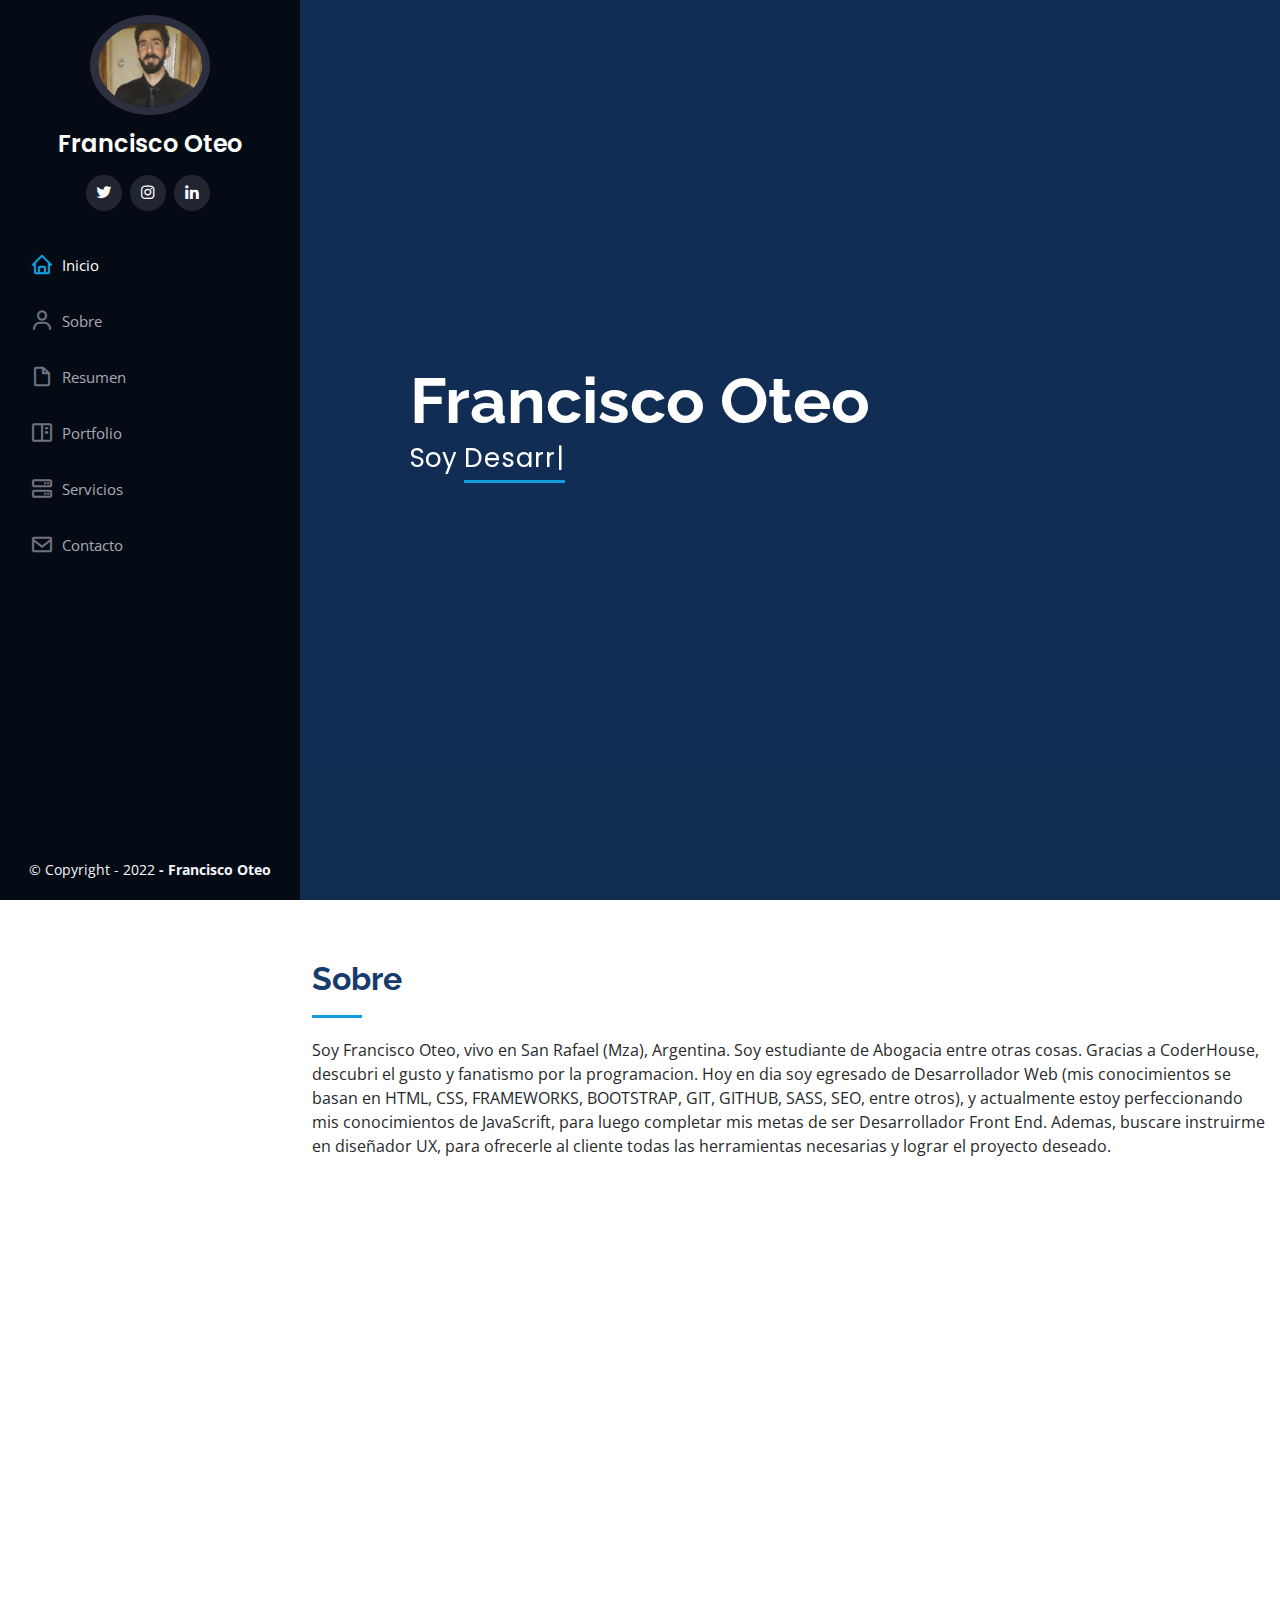
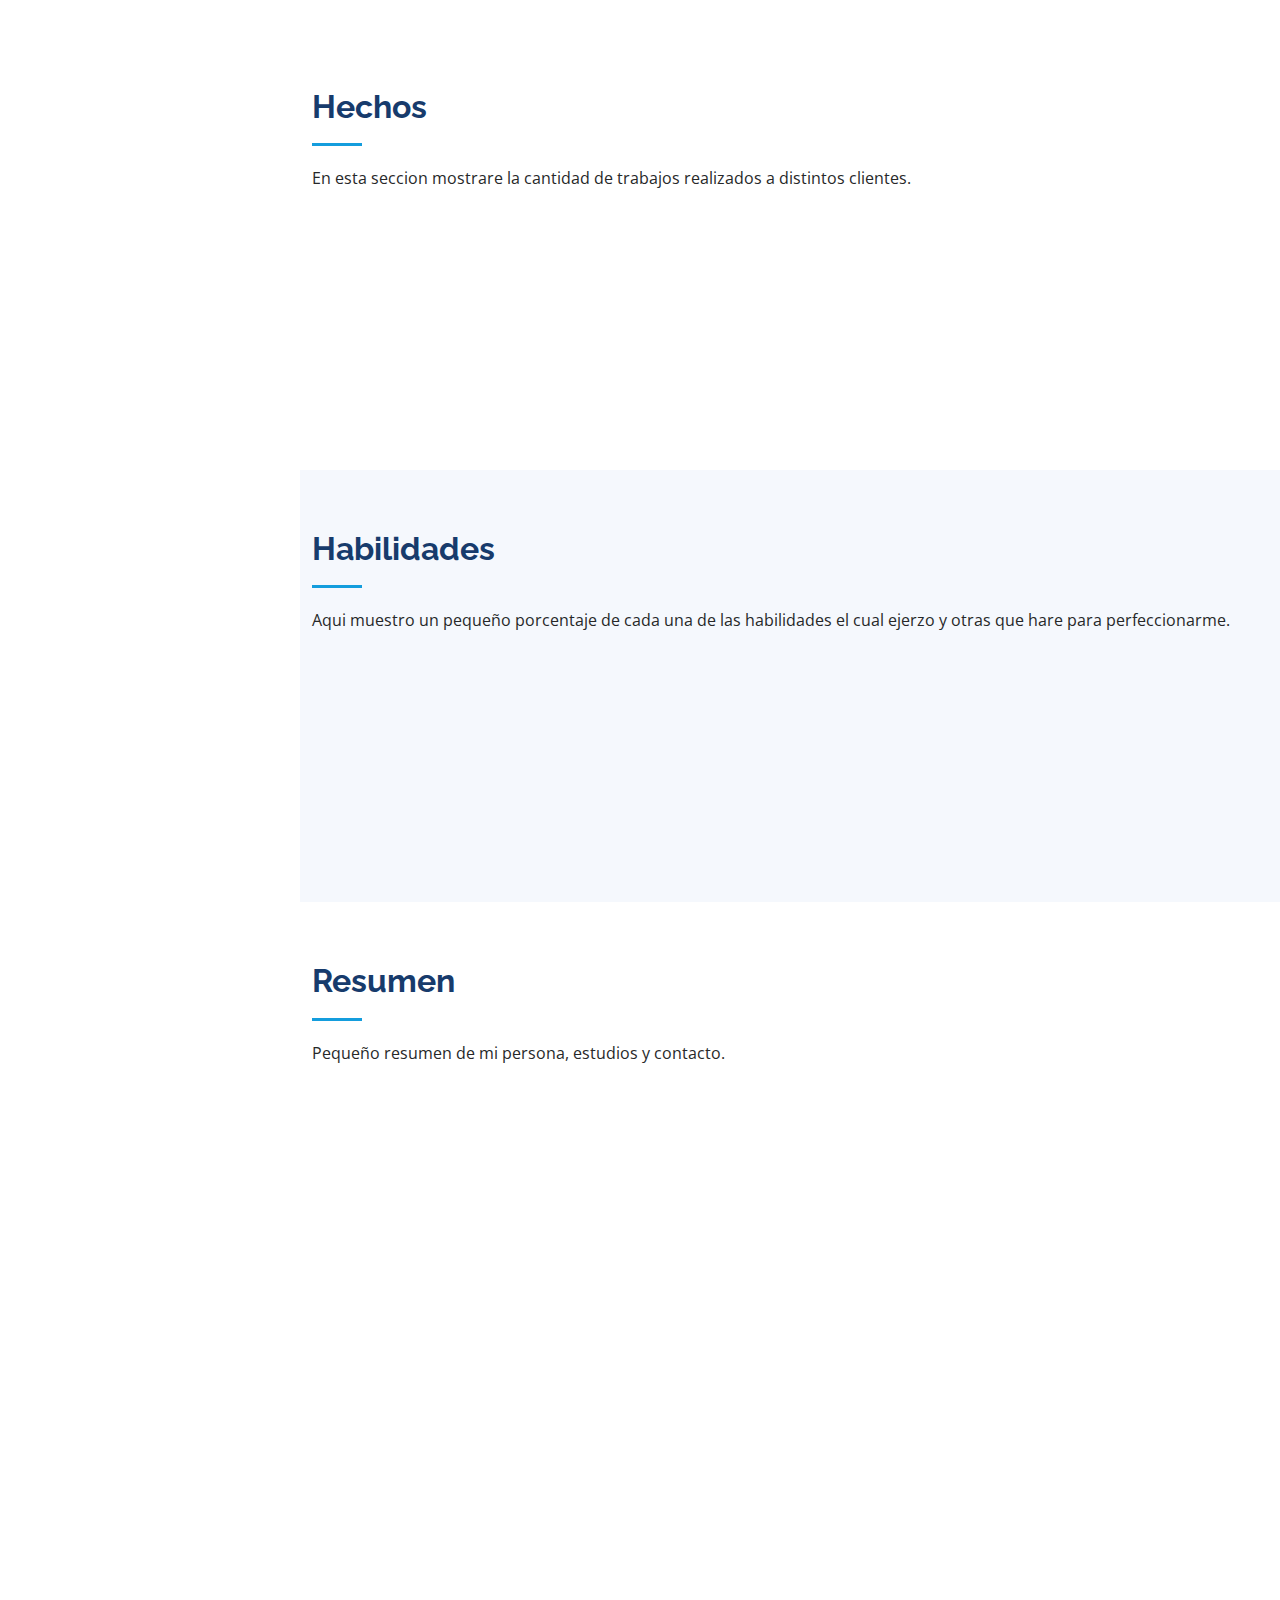
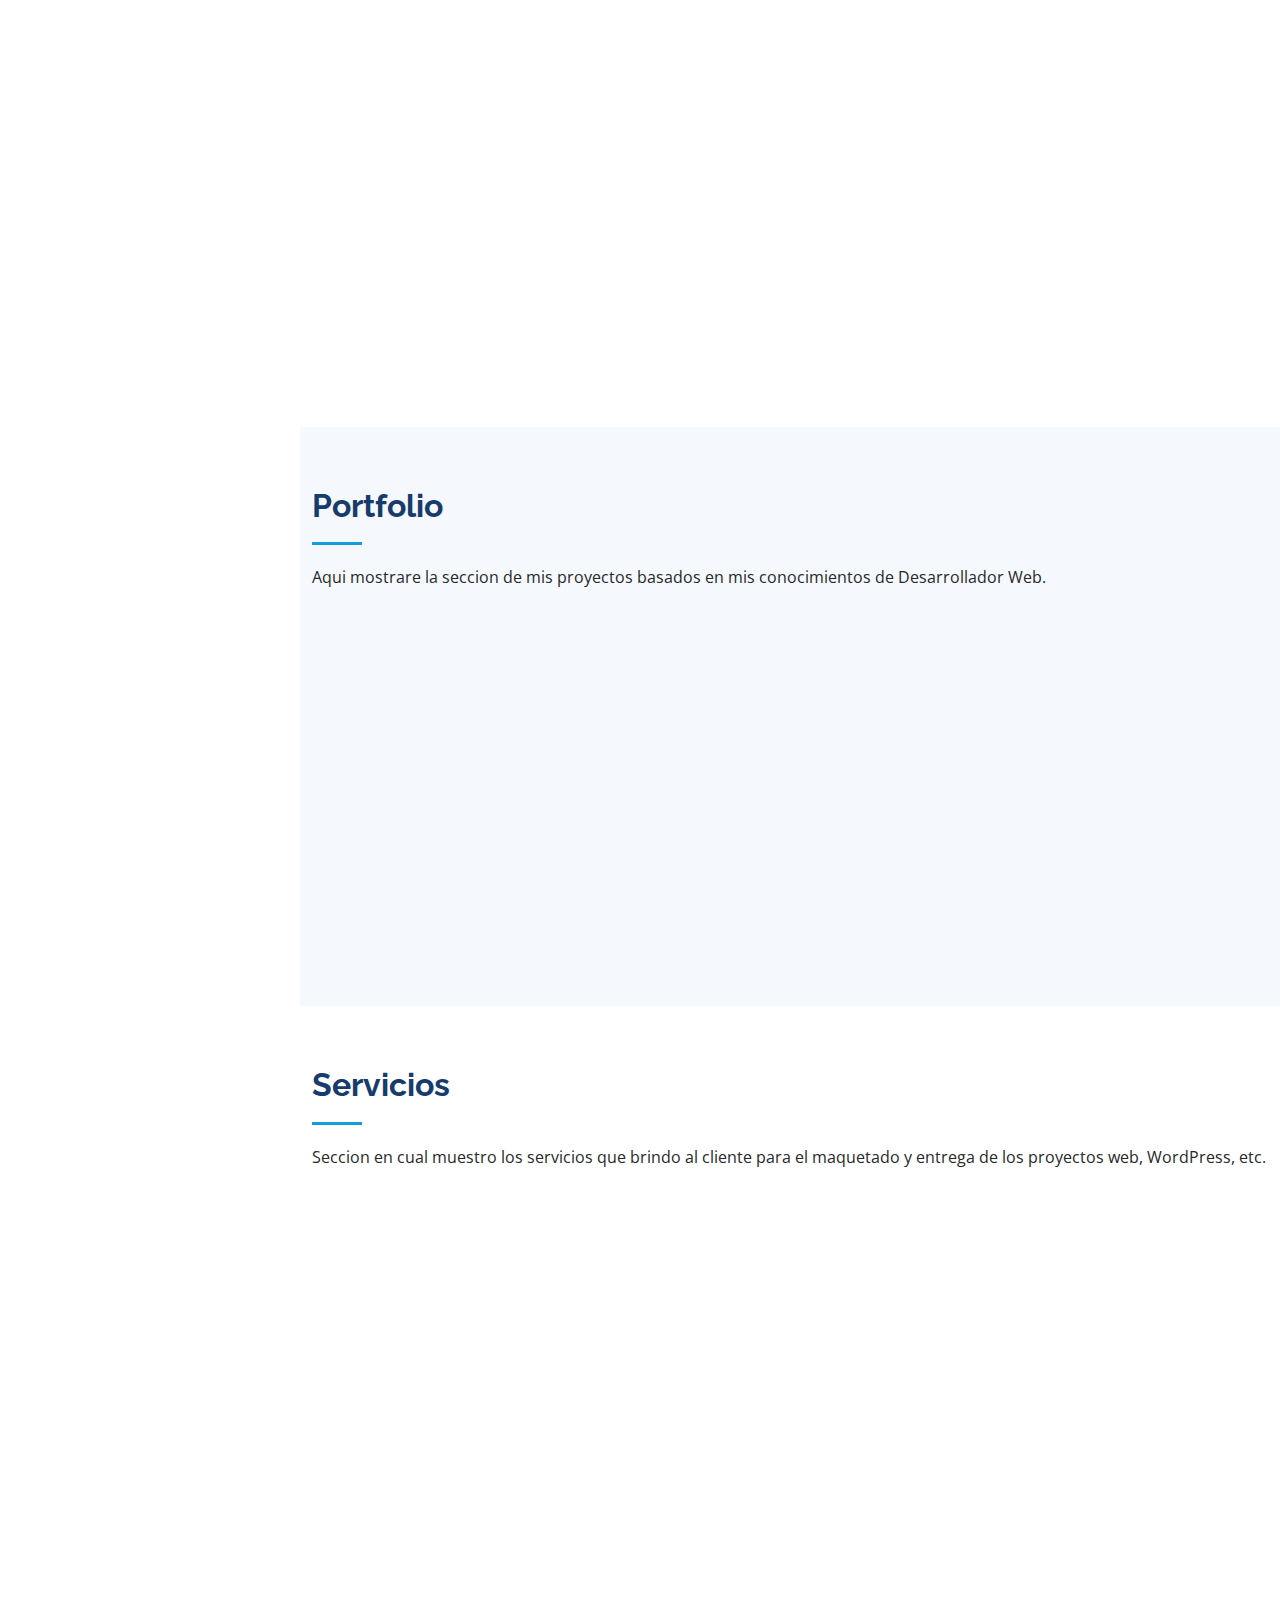
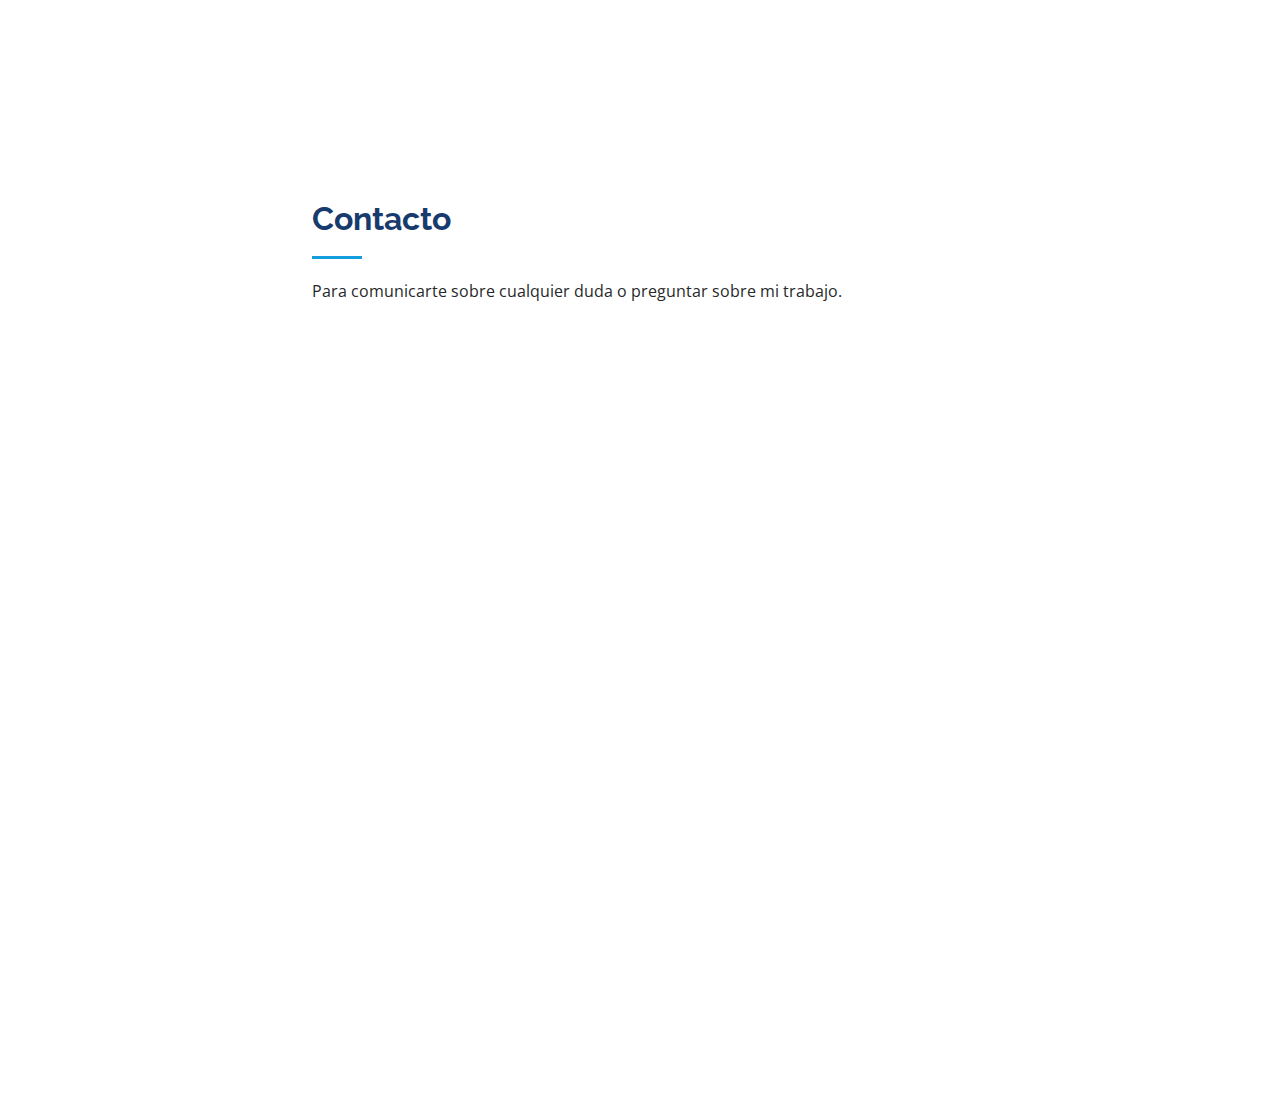
<file: index.html>
<!DOCTYPE html>
<html lang="en">

<head>
  <meta charset="utf-8">
  <meta content="width=device-width, initial-scale=1.0" name="viewport">

  <title>Portfolio - Francisco Oteo</title>
  <meta content="" name="description">
  <meta content="" name="keywords">

  <!-- Favicons -->
  <link href="assets/img/favicon.png" rel="icon">
  <link href="assets/img/apple-touch-icon.png" rel="apple-touch-icon">

  <!-- Google Fonts -->
  <link href="https://fonts.googleapis.com/css?family=Open+Sans:300,300i,400,400i,600,600i,700,700i|Raleway:300,300i,400,400i,500,500i,600,600i,700,700i|Poppins:300,300i,400,400i,500,500i,600,600i,700,700i" rel="stylesheet">

  <!-- Vendor CSS Files -->
  <link href="assets/vendor/aos/aos.css" rel="stylesheet">
  <link href="assets/vendor/bootstrap/css/bootstrap.min.css" rel="stylesheet">
  <link href="assets/vendor/bootstrap-icons/bootstrap-icons.css" rel="stylesheet">
  <link href="assets/vendor/boxicons/css/boxicons.min.css" rel="stylesheet">
  <link href="assets/vendor/glightbox/css/glightbox.min.css" rel="stylesheet">
  <link href="assets/vendor/swiper/swiper-bundle.min.css" rel="stylesheet">

  <!-- Template Main CSS File -->
  <link href="assets/css/style.css" rel="stylesheet">

  <!-- =======================================================
  * Template Name: iPortfolio - v3.7.0
  * Template URL: https://bootstrapmade.com/iportfolio-bootstrap-portfolio-websites-template/
  * Author: BootstrapMade.com
  * License: https://bootstrapmade.com/license/
  ======================================================== -->
</head>

<body>

  <!-- ======= Mobile nav toggle button ======= -->
  <i class="bi bi-list mobile-nav-toggle d-xl-none"></i>

  <!-- ======= Header ======= -->
  <header id="header">
    <div class="d-flex flex-column">

      <div class="profile">
        <img src="Imagenes/yochico.jpg" alt="" class="img-fluid rounded-circle">
        <h1 class="text-light"><a href="index.html">Francisco Oteo</a></h1>
        <div class="social-links mt-3 text-center">
          <a href="https://twitter.com/chompa2324" class="twitter"><i class="bx bxl-twitter"></i></a>
          <a href="https://www.instagram.com/francisco_oteo/" class="instagram"><i class="bx bxl-instagram"></i></a>
          <a href="https://www.linkedin.com/feed/" class="linkedin"><i class="bx bxl-linkedin"></i></a>
        </div>
      </div>

      <nav id="navbar" class="nav-menu navbar">
        <ul>
          <li><a href="#hero" class="nav-link scrollto active"><i class="bx bx-home"></i> <span>Inicio</span></a></li>
          <li><a href="#about" class="nav-link scrollto"><i class="bx bx-user"></i> <span>Sobre</span></a></li>
          <li><a href="#resume" class="nav-link scrollto"><i class="bx bx-file-blank"></i> <span>Resumen</span></a></li>
          <li><a href="#portfolio" class="nav-link scrollto"><i class="bx bx-book-content"></i> <span>Portfolio</span></a></li>
          <li><a href="#services" class="nav-link scrollto"><i class="bx bx-server"></i> <span>Servicios</span></a></li>
          <li><a href="#contact" class="nav-link scrollto"><i class="bx bx-envelope"></i> <span>Contacto</span></a></li>
        </ul>
      </nav><!-- .nav-menu -->
    </div>
  </header><!-- End Header -->

  <!-- ======= Hero Section ======= -->
  <section id="hero" class="d-flex flex-column justify-content-center align-items-center">
    <div class="hero-container" data-aos="fade-in">
      <h1>Francisco Oteo</h1>
      <p>Soy <span class="typed" data-typed-items="Desarrollador Web, Freelancer, futuro Abogado"></span></p>
    </div>
  </section><!-- End Hero -->

  <main id="main">

    <!-- ======= About Section ======= -->
    <section id="about" class="about">
      <div class="container">

        <div class="section-title">
          <h2>Sobre</h2>
          <p>Soy Francisco Oteo, vivo en San Rafael (Mza), Argentina. Soy estudiante de Abogacia entre otras cosas. Gracias a CoderHouse, descubri el gusto y fanatismo por la programacion. Hoy en dia soy egresado de Desarrollador Web (mis conocimientos se basan en HTML, CSS, FRAMEWORKS, BOOTSTRAP, GIT, GITHUB, SASS, SEO, entre otros), y actualmente estoy perfeccionando mis conocimientos de JavaScrift, para luego completar mis metas de ser Desarrollador Front End. Ademas, buscare instruirme en diseñador UX, para ofrecerle al cliente todas las herramientas necesarias y lograr el proyecto deseado.</p>
        </div>

        <div class="row">
          <div class="col-lg-4" data-aos="fade-right">
            <img src="Imagenes/WhatsApp Image 2022-05-18 at 6.24.20 PM.jpeg" class="img-fluid" alt="">
          </div>
          <div class="col-lg-8 pt-4 pt-lg-0 content" data-aos="fade-left">
            <h3>Desarrollador Web &amp; Web Developer.</h3>
            <p class="fst-italic">
              En este apartado, estan escritos todos los datos de mi persona.
            </p>
            <div class="row">
              <div class="col-lg-6">
                <ul>
                  <li><i class="bi bi-chevron-right"></i> <strong>Cumpleaños:</strong> <span>27 diciembre</span></li>
                  <li><i class="bi bi-chevron-right"></i> <strong>Sitio Web Git:</strong> <span>https://github.com/Chompa2324</span></li>
                  <li><i class="bi bi-chevron-right"></i> <strong>Ciudad:</strong> <span>San Rafael (Mza), Argentina</span></li>
                </ul>
              </div>
              <div class="col-lg-6">
                <ul>
                  <li><i class="bi bi-chevron-right"></i> <strong>Años:</strong> <span>28</span></li>
                  <li><i class="bi bi-chevron-right"></i> <strong>Grado:</strong> <span>Junior</span></li>
                  <li><i class="bi bi-chevron-right"></i> <strong>Email:</strong> <span>panchyn.oteo14@gmail.com</span></li>
                  <li><i class="bi bi-chevron-right"></i> <strong>Freelance:</strong> <span>Disponible</span></li>
                </ul>
              </div>
            </div>
            <p>
              La vida es un regalo hermoso de Dios. En ella, tendremos que enfrentar diferentes pruebas que nos llevaran a ser mas fuertes y mejores personas. Ante la adversidad, no debemos frustrarnos, solo debemos demostrar de que estamos hechos y seguir adelante para obtener lo que deseamos. Recuerda, la vida es hermosa. Sigue adelanta y nunca pero nunca pienses que no eres capaz.
            </p>
          </div>
        </div>

      </div>
    </section><!-- End About Section -->

    <!-- ======= Facts Section ======= -->
    <section id="facts" class="facts">
      <div class="container">

        <div class="section-title">
          <h2>Hechos</h2>
          <p>En esta seccion mostrare la cantidad de trabajos realizados a distintos clientes.</p>
        </div>

        <div class="row no-gutters">

          <div class="col-lg-3 col-md-6 d-md-flex align-items-md-stretch" data-aos="fade-up">
            <div class="count-box">
              <i class="bi bi-emoji-smile"></i>
              <span data-purecounter-start="0" data-purecounter-end="1" data-purecounter-duration="1" class="purecounter"></span>
              <p><strong>Clientes Felices</strong> Satisfechos. </p>
            </div>
          </div>

          <div class="col-lg-3 col-md-6 d-md-flex align-items-md-stretch" data-aos="fade-up" data-aos-delay="100">
            <div class="count-box">
              <i class="bi bi-journal-richtext"></i>
              <span data-purecounter-start="0" data-purecounter-end="3" data-purecounter-duration="1" class="purecounter"></span>
              <p><strong>Projectos</strong> Terminados y Entregados. </p>
            </div>
          </div>

          <div class="col-lg-3 col-md-6 d-md-flex align-items-md-stretch" data-aos="fade-up" data-aos-delay="200">
            <div class="count-box">
              <i class="bi bi-headset"></i>
              <span data-purecounter-start="0" data-purecounter-end="1253" data-purecounter-duration="1" class="purecounter"></span>
              <p><strong>Horas trabajadas</strong> Cantidad de tiempo invertido. </p>
            </div>
          </div>

          <div class="col-lg-3 col-md-6 d-md-flex align-items-md-stretch" data-aos="fade-up" data-aos-delay="300">
            <div class="count-box">
              <i class="bi bi-people"></i>
              <span data-purecounter-start="0" data-purecounter-end="1" data-purecounter-duration="1" class="purecounter"></span>
              <p><strong>Trabajos Dificiles</strong> Cantidad de trabajo duro realizado.</p>
            </div>
          </div>

        </div>

      </div>
    </section><!-- End Facts Section -->

    <!-- ======= Skills Section ======= -->
    <section id="skills" class="skills section-bg">
      <div class="container">

        <div class="section-title">
          <h2>Habilidades</h2>
          <p>Aqui muestro un pequeño porcentaje de cada una de las habilidades el cual ejerzo y otras que hare para perfeccionarme.</p>
        </div>

        <div class="row skills-content">

          <div class="col-lg-6" data-aos="fade-up">

            <div class="progress">
              <span class="skill">HTML <i class="val"></i></span>
              <div class="progress-bar-wrap">
                <div class="progress-bar" role="progressbar" aria-valuenow="100" aria-valuemin="0" aria-valuemax="100"></div>
              </div>
            </div>

            <div class="progress">
              <span class="skill">CSS <i class="val"></i></span>
              <div class="progress-bar-wrap">
                <div class="progress-bar" role="progressbar" aria-valuenow="100" aria-valuemin="0" aria-valuemax="100"></div>
              </div>
            </div>

            <div class="progress">
              <span class="skill">JavaScript <i class="val">En proceso</i></span>
              <div class="progress-bar-wrap">
                <div class="progress-bar" role="progressbar" aria-valuenow="100" aria-valuemin="0" aria-valuemax="100"></div>
              </div>
            </div>

          </div>

          <div class="col-lg-6" data-aos="fade-up" data-aos-delay="100">

            <div class="progress">
              <span class="skill">WordPress/CMS <i class="val"></i></span>
              <div class="progress-bar-wrap">
                <div class="progress-bar" role="progressbar" aria-valuenow="100" aria-valuemin="0" aria-valuemax="100"></div>
              </div>
            </div>

            <div class="progress">
              <span class="skill">Ingles <i class="val"></i></span>
              <div class="progress-bar-wrap">
                <div class="progress-bar" role="progressbar" aria-valuenow="100" aria-valuemin="0" aria-valuemax="100"></div>
              </div>
            </div>

          </div>

        </div>

      </div>
    </section><!-- End Skills Section -->

    <!-- ======= Resume Section ======= -->
    <section id="resume" class="resume">
      <div class="container">

        <div class="section-title">
          <h2>Resumen</h2>
          <p>Pequeño resumen de mi persona, estudios y contacto.</p>
        </div>

        <div class="row">
          <div class="col-lg-6" data-aos="fade-up">
            <h3 class="resume-title">Sumario</h3>
            <div class="resume-item pb-0">
              <h4>Francisco Oteo</h4>
              <p><em>Desarrollador Web, llevado a cabo en CoderHouse y estudiante de Abogacia.</em></p>
              <ul>
                <li>San Rafael (Mendoza), Argentina</li>
                <li>panchyn.oteo14@gmail.com</li>
              </ul>
            </div>

            <h3 class="resume-title">Educacion</h3>
            <div class="resume-item">
              <h4>Curso Desarrollador Web</h4>
              <h5>2022</h5>
              <p><em>CoderHouse - Argentina</em></p>
              <p>Especializado en conocimientos de HTML, CSS, como asi tambien, el uso de Git, GitHub, Sass, aplicaciones de Frameworks y Bootstrap. Ademas uso de SEO.</p>
            </div>
            <div class="resume-item">
              <h4>Curso de Ingles</h4>
              <h5>2021 - Presente</h5>
              <p><em>Global English - Argentina</em></p>
              <p>Estudio de ingles basico y avanzado con el fin de obtener conocimiento y aprendizaje optimo.</p>
            </div>
            <div class="resume-item">
              <h4>Derecho - Abogacia</h4>
              <h5>2019 - Presente</h5>
              <p><em>Universidad del Congreso - Argentina</em></p>
              <p>Estudiante de Derecho, con conocimientos tanto de Derecho Penal como en Derecho Civil.</p>
            </div>
          </div>
        </div>

      </div>
    </section><!-- End Resume Section -->

    <!-- ======= Portfolio Section ======= -->
    <section id="portfolio" class="portfolio section-bg">
      <div class="container">

        <div class="section-title">
          <h2>Portfolio</h2>
          <p>Aqui mostrare la seccion de mis proyectos basados en mis conocimientos de Desarrollador Web.</p>
        </div>

        <div class="row" data-aos="fade-up">
          <div class="col-lg-12 d-flex justify-content-center">
            <ul id="portfolio-flters">
              <li data-filter="*" class="filter-active">Sitios</li>
              <li data-filter=".filter-app">WordPress</li>
              <li data-filter=".filter-card">Fotos</li>
            </ul>
          </div>
        </div>

        <div class="row portfolio-container" data-aos="fade-up" data-aos-delay="100">

          <div class="col-lg-4 col-md-6 portfolio-item filter-app">
            <div class="portfolio-wrap">
              <img src="Imagenes/logodelapagina.png" class="img-fluid" alt="">
              <div class="portfolio-links">
                <a href="Imagenes/logodelapagina.png" data-gallery="portfolioGallery" class="portfolio-lightbox" title="App 1"><i class="bx bx-plus"></i></a>
                <a href="portfolio-details.html" title="More Details"><i class="bx bx-link"></i></a>
              </div>
            </div>
          </div>

        </div>

      </div>
    </section><!-- End Portfolio Section -->

    <!-- ======= Services Section ======= -->
    <section id="services" class="services">
      <div class="container">

        <div class="section-title">
          <h2>Servicios</h2>
          <p>Seccion en cual muestro los servicios que brindo al cliente para el maquetado y entrega de los proyectos web, WordPress, etc.</p>
        </div>

        <div class="row">
          <div class="col-lg-4 col-md-6 icon-box" data-aos="fade-up">
            <div class="icon"><i class="bi bi-briefcase"></i></div>
            <h4 class="title"><a href="">HTML</a></h4>
            <p class="description">Creacion de pagina web a traves de lenguaje de marcado para la elaboración de páginas web en un editor de codigo.</p>
          </div>
          <div class="col-lg-4 col-md-6 icon-box" data-aos="fade-up" data-aos-delay="100">
            <div class="icon"><i class="bi bi-card-checklist"></i></div>
            <h4 class="title"><a href="">CSS</a></h4>
            <p class="description">Uso de herramienta para darle estilo a la pagina web.</p>
          </div>
          <div class="col-lg-4 col-md-6 icon-box" data-aos="fade-up" data-aos-delay="200">
            <div class="icon"><i class="bi bi-bar-chart"></i></div>
            <h4 class="title"><a href="">GITHUB</a></h4>
            <p class="description">Uso de repositorio Github para trabajar sea en equipo o individual subiendo el/los trabajos a dicho repositorio.</p>
          </div>
          <div class="col-lg-4 col-md-6 icon-box" data-aos="fade-up" data-aos-delay="300">
            <div class="icon"><i class="bi bi-binoculars"></i></div>
            <h4 class="title"><a href="">SASS</a></h4>
            <p class="description">Conocimiento y aplicacion de scss para un mejor ordenamiento en el codigo de la web creada.</p>
          </div>
          <div class="col-lg-4 col-md-6 icon-box" data-aos="fade-up" data-aos-delay="400">
            <div class="icon"><i class="bi bi-brightness-high"></i></div>
            <h4 class="title"><a href="">SEO</a></h4>
            <p class="description">Conocimientos sobre el posicionamiento de la web en los buscadores de internet.</p>
          </div>
          <div class="col-lg-4 col-md-6 icon-box" data-aos="fade-up" data-aos-delay="500">
            <div class="icon"><i class="bi bi-calendar4-week"></i></div>
            <h4 class="title"><a href="">BOOTSTRAP</a></h4>
            <p class="description">Aplicacion de bootstrap en la creacion de una web.</p>
          </div>
          <div class="col-lg-4 col-md-6 icon-box" data-aos="fade-up" data-aos-delay="500">
            <div class="icon"><i class="bi bi-calendar4-week"></i></div>
            <h4 class="title"><a href="">WORDPRESS</a></h4>
            <p class="description">Conocimientos en creacion de paginas web a traves de la herramienta WordPress.</p>
          </div>
        </div>

      </div>
    </section><!-- End Services Section -->

    <!-- ======= Contact Section ======= -->
    <section id="contact" class="contact">
      <div class="container">

        <div class="section-title">
          <h2>Contacto</h2>
          <p>Para comunicarte sobre cualquier duda o preguntar sobre mi trabajo.</p>
        </div>

        <div class="row" data-aos="fade-in">

          <div class="col-lg-5 d-flex align-items-stretch">
            <div class="info">
              <div class="address">
                <i class="bi bi-geo-alt"></i>
                <h4>Localizacion:</h4>
                <p>San Rafael (Mza), Argentina</p>
              </div>

              <div class="email">
                <i class="bi bi-envelope"></i>
                <h4>Email:</h4>
                <p>panchyn.oteo14@gmail.com</p>
              </div>

              <iframe src="https://www.google.com/maps/embed?pb=!1m18!1m12!1m3!1d1380.3963847925497!2d-68.35663140556488!3d-34.62553818337307!2m3!1f0!2f0!3f0!3m2!1i1024!2i768!4f13.1!3m3!1m2!1s0x9679081e3718f813%3A0x5bd49a2b2727990c!2sAv.%20Ing.%20Julio%20Balloffet%201494%2C%20M5602%20ABK%2C%20Mendoza!5e0!3m2!1ses-419!2sar!4v1653016343868!5m2!1ses-419!2sar" frameborder="0" style="border:0; width: 275%; height: 400px;" allowfullscreen></iframe>
            </div>

          </div>

        </div>

      </div>
    </section><!-- End Contact Section -->

  </main><!-- End #main -->

  <!-- ======= Footer ======= -->
  <footer id="footer">
    <div class="container">
      <div class="copyright">
        &copy; Copyright - 2022<strong><span> - Francisco Oteo</span></strong>
      </div>
      <div class="credits">
        <!-- All the links in the footer should remain intact. -->
        <!-- You can delete the links only if you purchased the pro version. -->
        <!-- Licensing information: https://bootstrapmade.com/license/ -->
        <!-- Purchase the pro version with working PHP/AJAX contact form: https://bootstrapmade.com/iportfolio-bootstrap-portfolio-websites-template/ -->
      </div>
    </div>
  </footer><!-- End  Footer -->

  <a href="#" class="back-to-top d-flex align-items-center justify-content-center"><i class="bi bi-arrow-up-short"></i></a>

  <!-- Vendor JS Files -->
  <script src="assets/vendor/purecounter/purecounter.js"></script>
  <script src="assets/vendor/aos/aos.js"></script>
  <script src="assets/vendor/bootstrap/js/bootstrap.bundle.min.js"></script>
  <script src="assets/vendor/glightbox/js/glightbox.min.js"></script>
  <script src="assets/vendor/isotope-layout/isotope.pkgd.min.js"></script>
  <script src="assets/vendor/swiper/swiper-bundle.min.js"></script>
  <script src="assets/vendor/typed.js/typed.min.js"></script>
  <script src="assets/vendor/waypoints/noframework.waypoints.js"></script>
  <script src="assets/vendor/php-email-form/validate.js"></script>

  <!-- Template Main JS File -->
  <script src="assets/js/main.js"></script>

</body>

</html>
</file>
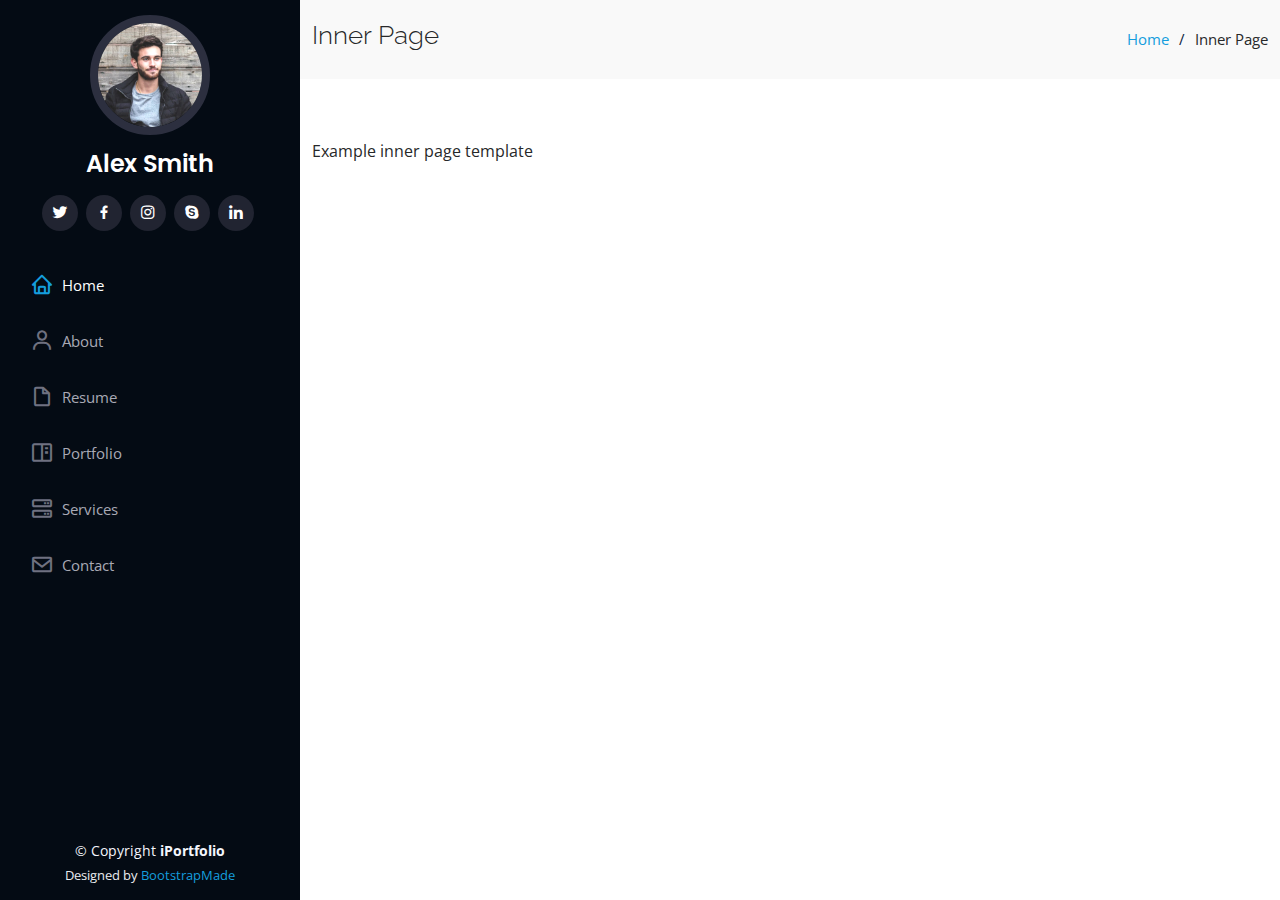
<file: inner-page.html>
<!DOCTYPE html>
<html lang="en">

<head>
  <meta charset="utf-8">
  <meta content="width=device-width, initial-scale=1.0" name="viewport">

  <title>Inner Page - iPortfolio Bootstrap Template</title>
  <meta content="" name="description">
  <meta content="" name="keywords">

  <!-- Favicons -->
  <link href="assets/img/favicon.png" rel="icon">
  <link href="assets/img/apple-touch-icon.png" rel="apple-touch-icon">

  <!-- Google Fonts -->
  <link href="https://fonts.googleapis.com/css?family=Open+Sans:300,300i,400,400i,600,600i,700,700i|Raleway:300,300i,400,400i,500,500i,600,600i,700,700i|Poppins:300,300i,400,400i,500,500i,600,600i,700,700i" rel="stylesheet">

  <!-- Vendor CSS Files -->
  <link href="assets/vendor/aos/aos.css" rel="stylesheet">
  <link href="assets/vendor/bootstrap/css/bootstrap.min.css" rel="stylesheet">
  <link href="assets/vendor/bootstrap-icons/bootstrap-icons.css" rel="stylesheet">
  <link href="assets/vendor/boxicons/css/boxicons.min.css" rel="stylesheet">
  <link href="assets/vendor/glightbox/css/glightbox.min.css" rel="stylesheet">
  <link href="assets/vendor/swiper/swiper-bundle.min.css" rel="stylesheet">

  <!-- Template Main CSS File -->
  <link href="assets/css/style.css" rel="stylesheet">

  <!-- =======================================================
  * Template Name: iPortfolio - v3.7.0
  * Template URL: https://bootstrapmade.com/iportfolio-bootstrap-portfolio-websites-template/
  * Author: BootstrapMade.com
  * License: https://bootstrapmade.com/license/
  ======================================================== -->
</head>

<body>

  <!-- ======= Mobile nav toggle button ======= -->
  <i class="bi bi-list mobile-nav-toggle d-xl-none"></i>

  <!-- ======= Header ======= -->
  <header id="header">
    <div class="d-flex flex-column">

      <div class="profile">
        <img src="assets/img/profile-img.jpg" alt="" class="img-fluid rounded-circle">
        <h1 class="text-light"><a href="index.html">Alex Smith</a></h1>
        <div class="social-links mt-3 text-center">
          <a href="#" class="twitter"><i class="bx bxl-twitter"></i></a>
          <a href="#" class="facebook"><i class="bx bxl-facebook"></i></a>
          <a href="#" class="instagram"><i class="bx bxl-instagram"></i></a>
          <a href="#" class="google-plus"><i class="bx bxl-skype"></i></a>
          <a href="#" class="linkedin"><i class="bx bxl-linkedin"></i></a>
        </div>
      </div>

      <nav id="navbar" class="nav-menu navbar">
        <ul>
          <li><a href="#hero" class="nav-link scrollto active"><i class="bx bx-home"></i> <span>Home</span></a></li>
          <li><a href="#about" class="nav-link scrollto"><i class="bx bx-user"></i> <span>About</span></a></li>
          <li><a href="#resume" class="nav-link scrollto"><i class="bx bx-file-blank"></i> <span>Resume</span></a></li>
          <li><a href="#portfolio" class="nav-link scrollto"><i class="bx bx-book-content"></i> <span>Portfolio</span></a></li>
          <li><a href="#services" class="nav-link scrollto"><i class="bx bx-server"></i> <span>Services</span></a></li>
          <li><a href="#contact" class="nav-link scrollto"><i class="bx bx-envelope"></i> <span>Contact</span></a></li>
        </ul>
      </nav><!-- .nav-menu -->
    </div>
  </header><!-- End Header -->

  <main id="main">

    <!-- ======= Breadcrumbs ======= -->
    <section class="breadcrumbs">
      <div class="container">

        <div class="d-flex justify-content-between align-items-center">
          <h2>Inner Page</h2>
          <ol>
            <li><a href="index.html">Home</a></li>
            <li>Inner Page</li>
          </ol>
        </div>

      </div>
    </section><!-- End Breadcrumbs -->

    <section class="inner-page">
      <div class="container">
        <p>
          Example inner page template
        </p>
      </div>
    </section>

  </main><!-- End #main -->

  <!-- ======= Footer ======= -->
  <footer id="footer">
    <div class="container">
      <div class="copyright">
        &copy; Copyright <strong><span>iPortfolio</span></strong>
      </div>
      <div class="credits">
        <!-- All the links in the footer should remain intact. -->
        <!-- You can delete the links only if you purchased the pro version. -->
        <!-- Licensing information: https://bootstrapmade.com/license/ -->
        <!-- Purchase the pro version with working PHP/AJAX contact form: https://bootstrapmade.com/iportfolio-bootstrap-portfolio-websites-template/ -->
        Designed by <a href="https://bootstrapmade.com/">BootstrapMade</a>
      </div>
    </div>
  </footer><!-- End  Footer -->

  <a href="#" class="back-to-top d-flex align-items-center justify-content-center"><i class="bi bi-arrow-up-short"></i></a>

  <!-- Vendor JS Files -->
  <script src="assets/vendor/purecounter/purecounter.js"></script>
  <script src="assets/vendor/aos/aos.js"></script>
  <script src="assets/vendor/bootstrap/js/bootstrap.bundle.min.js"></script>
  <script src="assets/vendor/glightbox/js/glightbox.min.js"></script>
  <script src="assets/vendor/isotope-layout/isotope.pkgd.min.js"></script>
  <script src="assets/vendor/swiper/swiper-bundle.min.js"></script>
  <script src="assets/vendor/typed.js/typed.min.js"></script>
  <script src="assets/vendor/waypoints/noframework.waypoints.js"></script>
  <script src="assets/vendor/php-email-form/validate.js"></script>

  <!-- Template Main JS File -->
  <script src="assets/js/main.js"></script>

</body>

</html>
</file>
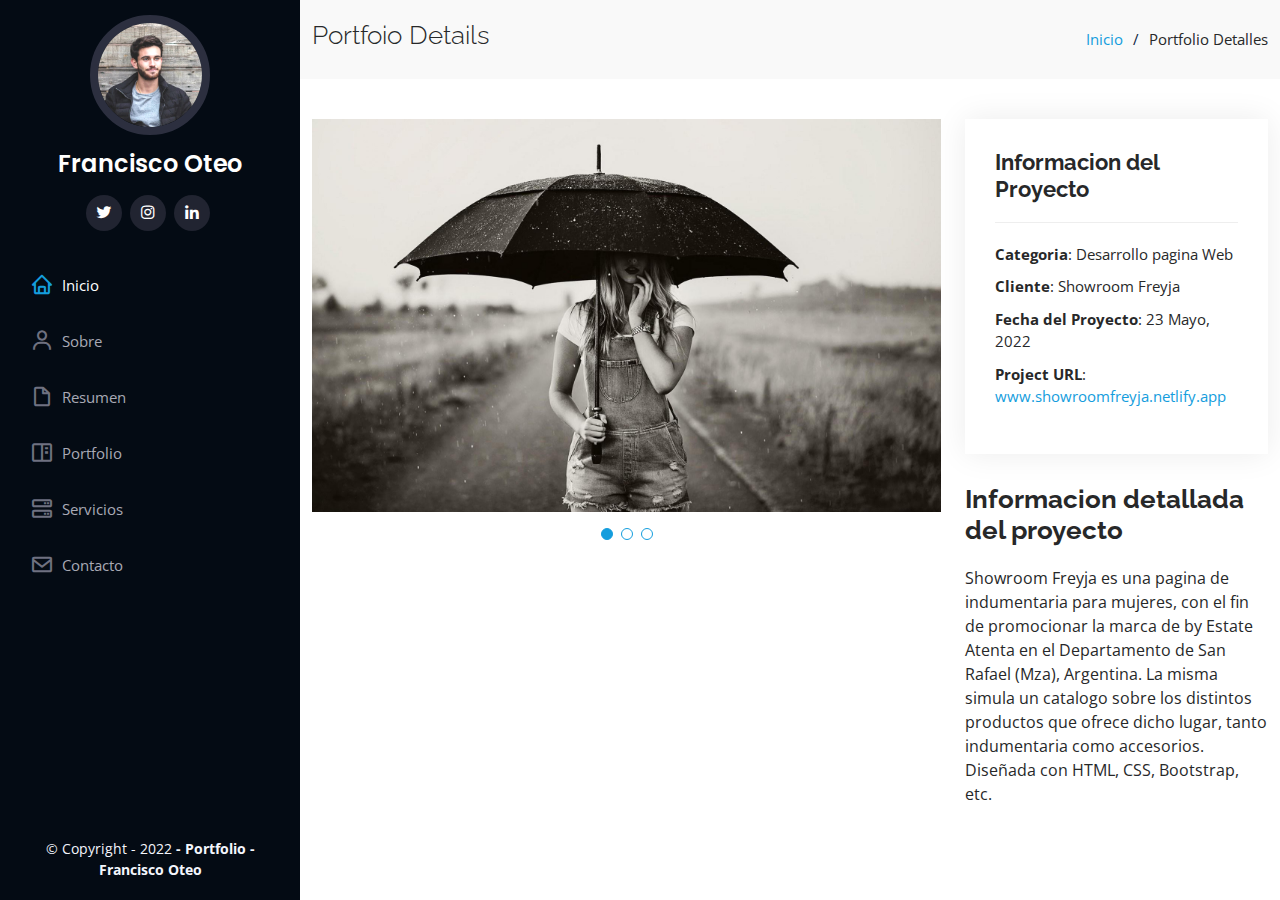
<file: portfolio-details.html>
<!DOCTYPE html>
<html lang="en">

<head>
  <meta charset="utf-8">
  <meta content="width=device-width, initial-scale=1.0" name="viewport">

  <title>Portfolio - Francisco Oteo</title>
  <meta content="" name="description">
  <meta content="" name="keywords">

  <!-- Favicons -->
  <link href="assets/img/favicon.png" rel="icon">
  <link href="assets/img/apple-touch-icon.png" rel="apple-touch-icon">

  <!-- Google Fonts -->
  <link href="https://fonts.googleapis.com/css?family=Open+Sans:300,300i,400,400i,600,600i,700,700i|Raleway:300,300i,400,400i,500,500i,600,600i,700,700i|Poppins:300,300i,400,400i,500,500i,600,600i,700,700i" rel="stylesheet">

  <!-- Vendor CSS Files -->
  <link href="assets/vendor/aos/aos.css" rel="stylesheet">
  <link href="assets/vendor/bootstrap/css/bootstrap.min.css" rel="stylesheet">
  <link href="assets/vendor/bootstrap-icons/bootstrap-icons.css" rel="stylesheet">
  <link href="assets/vendor/boxicons/css/boxicons.min.css" rel="stylesheet">
  <link href="assets/vendor/glightbox/css/glightbox.min.css" rel="stylesheet">
  <link href="assets/vendor/swiper/swiper-bundle.min.css" rel="stylesheet">

  <!-- Template Main CSS File -->
  <link href="assets/css/style.css" rel="stylesheet">

  <!-- =======================================================
  * Template Name: iPortfolio - v3.7.0
  * Template URL: https://bootstrapmade.com/iportfolio-bootstrap-portfolio-websites-template/
  * Author: BootstrapMade.com
  * License: https://bootstrapmade.com/license/
  ======================================================== -->
</head>

<body>

  <!-- ======= Mobile nav toggle button ======= -->
  <i class="bi bi-list mobile-nav-toggle d-xl-none"></i>

  <!-- ======= Header ======= -->
  <header id="header">
    <div class="d-flex flex-column">

      <div class="profile">
        <img src="assets/img/profile-img.jpg" alt="" class="img-fluid rounded-circle">
        <h1 class="text-light"><a href="index.html">Francisco Oteo</a></h1>
        <div class="social-links mt-3 text-center">
          <a href="https://twitter.com/chompa2324" class="twitter"><i class="bx bxl-twitter"></i></a>
          <a href="https://www.instagram.com/francisco_oteo/" class="instagram"><i class="bx bxl-instagram"></i></a>
          <a href="https://www.linkedin.com/feed/" class="linkedin"><i class="bx bxl-linkedin"></i></a>
        </div>
      </div>

      <nav id="navbar" class="nav-menu navbar">
        <ul>
          <li><a href="#hero" class="nav-link scrollto active"><i class="bx bx-home"></i> <span>Inicio</span></a></li>
          <li><a href="#about" class="nav-link scrollto"><i class="bx bx-user"></i> <span>Sobre</span></a></li>
          <li><a href="#resume" class="nav-link scrollto"><i class="bx bx-file-blank"></i> <span>Resumen</span></a></li>
          <li><a href="#portfolio" class="nav-link scrollto"><i class="bx bx-book-content"></i> <span>Portfolio</span></a></li>
          <li><a href="#services" class="nav-link scrollto"><i class="bx bx-server"></i> <span>Servicios</span></a></li>
          <li><a href="#contact" class="nav-link scrollto"><i class="bx bx-envelope"></i> <span>Contacto</span></a></li>
        </ul>
      </nav><!-- .nav-menu -->
    </div>
  </header><!-- End Header -->

  <main id="main">

    <!-- ======= Breadcrumbs ======= -->
    <section id="breadcrumbs" class="breadcrumbs">
      <div class="container">

        <div class="d-flex justify-content-between align-items-center">
          <h2>Portfoio Details</h2>
          <ol>
            <li><a href="index.html">Inicio</a></li>
            <li>Portfolio Detalles</li>
          </ol>
        </div>

      </div>
    </section><!-- End Breadcrumbs -->

    <!-- ======= Portfolio Details Section ======= -->
    <section id="portfolio-details" class="portfolio-details">
      <div class="container">

        <div class="row gy-4">

          <div class="col-lg-8">
            <div class="portfolio-details-slider swiper">
              <div class="swiper-wrapper align-items-center">

                <div class="swiper-slide">
                  <img src="Imagenes/imagen-segunda.png" alt="">
                </div>

                <div class="swiper-slide">
                  <img src="Imagenes/imagen para pagina2.png" alt="">
                </div>

                <div class="swiper-slide">
                  <img src="Imagenes/moda2.png" alt="">
                </div>

              </div>
              <div class="swiper-pagination"></div>
            </div>
          </div>

          <div class="col-lg-4">
            <div class="portfolio-info">
              <h3>Informacion del Proyecto</h3>
              <ul>
                <li><strong>Categoria</strong>: Desarrollo pagina Web</li>
                <li><strong>Cliente</strong>: Showroom Freyja</li>
                <li><strong>Fecha del Proyecto</strong>: 23 Mayo, 2022</li>
                <li><strong>Project URL</strong>: <a href="https://showroomfreyja.netlify.app/">www.showroomfreyja.netlify.app</a></li>
              </ul>
            </div>
            <div class="portfolio-description">
              <h2>Informacion detallada del proyecto</h2>
              <p>
                Showroom Freyja es una pagina de indumentaria para mujeres, con el fin de promocionar la marca de by Estate Atenta en el Departamento de San Rafael (Mza), Argentina. La misma simula un catalogo sobre los distintos productos que ofrece dicho lugar, tanto indumentaria como accesorios. Diseñada con HTML, CSS, Bootstrap, etc.
              </p>
            </div>
          </div>

        </div>

      </div>
    </section><!-- End Portfolio Details Section -->

  </main><!-- End #main -->

  <!-- ======= Footer ======= -->
  <footer id="footer">
    <div class="container">
      <div class="copyright">
        &copy; Copyright - 2022<strong><span> - Portfolio - Francisco Oteo</span></strong>
      </div>
      <div class="credits">
        <!-- All the links in the footer should remain intact. -->
        <!-- You can delete the links only if you purchased the pro version. -->
        <!-- Licensing information: https://bootstrapmade.com/license/ -->
        <!-- Purchase the pro version with working PHP/AJAX contact form: https://bootstrapmade.com/iportfolio-bootstrap-portfolio-websites-template/ -->
      </div>
    </div>
  </footer><!-- End  Footer -->

  <a href="#" class="back-to-top d-flex align-items-center justify-content-center"><i class="bi bi-arrow-up-short"></i></a>

  <!-- Vendor JS Files -->
  <script src="assets/vendor/purecounter/purecounter.js"></script>
  <script src="assets/vendor/aos/aos.js"></script>
  <script src="assets/vendor/bootstrap/js/bootstrap.bundle.min.js"></script>
  <script src="assets/vendor/glightbox/js/glightbox.min.js"></script>
  <script src="assets/vendor/isotope-layout/isotope.pkgd.min.js"></script>
  <script src="assets/vendor/swiper/swiper-bundle.min.js"></script>
  <script src="assets/vendor/typed.js/typed.min.js"></script>
  <script src="assets/vendor/waypoints/noframework.waypoints.js"></script>
  <script src="assets/vendor/php-email-form/validate.js"></script>

  <!-- Template Main JS File -->
  <script src="assets/js/main.js"></script>

</body>

</html>
</file>
<file: assets/css/style.css>
/**
* Template Name: iPortfolio - v3.7.0
* Template URL: https://bootstrapmade.com/iportfolio-bootstrap-portfolio-websites-template/
* Author: BootstrapMade.com
* License: https://bootstrapmade.com/license/
*/

/*--------------------------------------------------------------
# General
--------------------------------------------------------------*/
body {
  font-family: "Open Sans", sans-serif;
  color: #272829;
}

a {
  color: #149ddd;
  text-decoration: none;
}

a:hover {
  color: #37b3ed;
  text-decoration: none;
}

h1, h2, h3, h4, h5, h6 {
  font-family: "Raleway", sans-serif;
}

/*--------------------------------------------------------------
# Back to top button
--------------------------------------------------------------*/
.back-to-top {
  position: fixed;
  visibility: hidden;
  opacity: 0;
  right: 15px;
  bottom: 15px;
  z-index: 996;
  background: #149ddd;
  width: 40px;
  height: 40px;
  border-radius: 50px;
  transition: all 0.4s;
}
.back-to-top i {
  font-size: 28px;
  color: #fff;
  line-height: 0;
}
.back-to-top:hover {
  background: #2eafec;
  color: #fff;
}
.back-to-top.active {
  visibility: visible;
  opacity: 1;
}

/*--------------------------------------------------------------
# Header
--------------------------------------------------------------*/
#header {
  position: fixed;
  top: 0;
  left: 0;
  bottom: 0;
  width: 300px;
  transition: all ease-in-out 0.5s;
  z-index: 9997;
  transition: all 0.5s;
  padding: 0 15px;
  background: #040b14;
  overflow-y: auto;
}
#header .profile img {
  margin: 15px auto;
  display: block;
  width: 120px;
  border: 8px solid #2c2f3f;
}
#header .profile h1 {
  font-size: 24px;
  margin: 0;
  padding: 0;
  font-weight: 600;
  -moz-text-align-last: center;
  text-align-last: center;
  font-family: "Poppins", sans-serif;
}
#header .profile h1 a, #header .profile h1 a:hover {
  color: #fff;
  text-decoration: none;
}
#header .profile .social-links a {
  font-size: 18px;
  display: inline-block;
  background: #212431;
  color: #fff;
  line-height: 1;
  padding: 8px 0;
  margin-right: 4px;
  border-radius: 50%;
  text-align: center;
  width: 36px;
  height: 36px;
  transition: 0.3s;
}
#header .profile .social-links a:hover {
  background: #149ddd;
  color: #fff;
  text-decoration: none;
}

#main {
  margin-left: 300px;
}

@media (max-width: 1199px) {
  #header {
    left: -300px;
  }

  #main {
    margin-left: 0;
  }
}
/*--------------------------------------------------------------
# Navigation Menu
--------------------------------------------------------------*/
/* Desktop Navigation */
.nav-menu {
  padding: 30px 0 0 0;
}
.nav-menu * {
  margin: 0;
  padding: 0;
  list-style: none;
}
.nav-menu > ul > li {
  position: relative;
  white-space: nowrap;
}
.nav-menu a, .nav-menu a:focus {
  display: flex;
  align-items: center;
  color: #a8a9b4;
  padding: 12px 15px;
  margin-bottom: 8px;
  transition: 0.3s;
  font-size: 15px;
}
.nav-menu a i, .nav-menu a:focus i {
  font-size: 24px;
  padding-right: 8px;
  color: #6f7180;
}
.nav-menu a:hover, .nav-menu .active, .nav-menu .active:focus, .nav-menu li:hover > a {
  text-decoration: none;
  color: #fff;
}
.nav-menu a:hover i, .nav-menu .active i, .nav-menu .active:focus i, .nav-menu li:hover > a i {
  color: #149ddd;
}

/* Mobile Navigation */
.mobile-nav-toggle {
  position: fixed;
  right: 15px;
  top: 15px;
  z-index: 9998;
  border: 0;
  font-size: 24px;
  transition: all 0.4s;
  outline: none !important;
  background-color: #149ddd;
  color: #fff;
  width: 40px;
  height: 40px;
  display: inline-flex;
  align-items: center;
  justify-content: center;
  line-height: 0;
  border-radius: 50px;
  cursor: pointer;
}

.mobile-nav-active {
  overflow: hidden;
}
.mobile-nav-active #header {
  left: 0;
}

/*--------------------------------------------------------------
# Hero Section
--------------------------------------------------------------*/
#hero {
  width: 100%;
  height: 100vh;
  background-color: #173b6c;
  background-size: cover;
}
#hero:before {
  content: "";
  background: rgba(5, 13, 24, 0.3);
  position: absolute;
  bottom: 0;
  top: 0;
  left: 0;
  right: 0;
  z-index: 1;
}
#hero .hero-container {
  position: relative;
  z-index: 2;
  min-width: 300px;
}
#hero h1 {
  margin: 0 0 10px 0;
  font-size: 64px;
  font-weight: 700;
  line-height: 56px;
  color: #fff;
}
#hero p {
  color: #fff;
  margin-bottom: 50px;
  font-size: 26px;
  font-family: "Poppins", sans-serif;
}
#hero p span {
  color: #fff;
  padding-bottom: 4px;
  letter-spacing: 1px;
  border-bottom: 3px solid #149ddd;
}
@media (min-width: 1024px) {
  #hero {
    background-attachment: fixed;
  }
}
@media (max-width: 768px) {
  #hero h1 {
    font-size: 28px;
    line-height: 36px;
  }
  #hero h2 {
    font-size: 18px;
    line-height: 24px;
    margin-bottom: 30px;
  }
}

/*--------------------------------------------------------------
# Sections General
--------------------------------------------------------------*/
section {
  padding: 60px 0;
  overflow: hidden;
}

.section-bg {
  background: #f5f8fd;
}

.section-title {
  padding-bottom: 30px;
}
.section-title h2 {
  font-size: 32px;
  font-weight: bold;
  margin-bottom: 20px;
  padding-bottom: 20px;
  position: relative;
  color: #173b6c;
}
.section-title h2::after {
  content: "";
  position: absolute;
  display: block;
  width: 50px;
  height: 3px;
  background: #149ddd;
  bottom: 0;
  left: 0;
}
.section-title p {
  margin-bottom: 0;
}

/*--------------------------------------------------------------
# About
--------------------------------------------------------------*/
.about .content h3 {
  font-weight: 700;
  font-size: 26px;
  color: #173b6c;
}
.about .content ul {
  list-style: none;
  padding: 0;
}
.about .content ul li {
  margin-bottom: 20px;
  display: flex;
  align-items: center;
}
.about .content ul strong {
  margin-right: 10px;
}
.about .content ul i {
  font-size: 16px;
  margin-right: 5px;
  color: #149ddd;
  line-height: 0;
}
.about .content p:last-child {
  margin-bottom: 0;
}

/*--------------------------------------------------------------
# Facts
--------------------------------------------------------------*/
.facts {
  padding-bottom: 30px;
}
.facts .count-box {
  padding: 30px;
  width: 100%;
}
.facts .count-box i {
  display: block;
  font-size: 44px;
  color: #149ddd;
  float: left;
  line-height: 0;
}
.facts .count-box span {
  font-size: 48px;
  line-height: 40px;
  display: block;
  font-weight: 700;
  color: #050d18;
  margin-left: 60px;
}
.facts .count-box p {
  padding: 15px 0 0 0;
  margin: 0 0 0 60px;
  font-family: "Raleway", sans-serif;
  font-size: 14px;
  color: #122f57;
}
.facts .count-box a {
  font-weight: 600;
  display: block;
  margin-top: 20px;
  color: #122f57;
  font-size: 15px;
  font-family: "Poppins", sans-serif;
  transition: ease-in-out 0.3s;
}
.facts .count-box a:hover {
  color: #1f5297;
}

/*--------------------------------------------------------------
# Akills
--------------------------------------------------------------*/
.skills .progress {
  height: 60px;
  display: block;
  background: none;
  border-radius: 0;
}
.skills .progress .skill {
  padding: 0;
  margin: 0 0 6px 0;
  text-transform: uppercase;
  display: block;
  font-weight: 600;
  font-family: "Poppins", sans-serif;
  color: #050d18;
}
.skills .progress .skill .val {
  float: right;
  font-style: normal;
}
.skills .progress-bar-wrap {
  background: #dce8f8;
  height: 10px;
}
.skills .progress-bar {
  width: 1px;
  height: 10px;
  transition: 0.9s;
  background-color: #149ddd;
}

/*--------------------------------------------------------------
# Resume
--------------------------------------------------------------*/
.resume .resume-title {
  font-size: 26px;
  font-weight: 700;
  margin-top: 20px;
  margin-bottom: 20px;
  color: #050d18;
}
.resume .resume-item {
  padding: 0 0 20px 20px;
  margin-top: -2px;
  border-left: 2px solid #1f5297;
  position: relative;
}
.resume .resume-item h4 {
  line-height: 18px;
  font-size: 18px;
  font-weight: 600;
  text-transform: uppercase;
  font-family: "Poppins", sans-serif;
  color: #050d18;
  margin-bottom: 10px;
}
.resume .resume-item h5 {
  font-size: 16px;
  background: #e4edf9;
  padding: 5px 15px;
  display: inline-block;
  font-weight: 600;
  margin-bottom: 10px;
}
.resume .resume-item ul {
  padding-left: 20px;
}
.resume .resume-item ul li {
  padding-bottom: 10px;
}
.resume .resume-item:last-child {
  padding-bottom: 0;
}
.resume .resume-item::before {
  content: "";
  position: absolute;
  width: 16px;
  height: 16px;
  border-radius: 50px;
  left: -9px;
  top: 0;
  background: #fff;
  border: 2px solid #1f5297;
}

/*--------------------------------------------------------------
# Portfolio
--------------------------------------------------------------*/
.portfolio .portfolio-item {
  margin-bottom: 30px;
}
.portfolio #portfolio-flters {
  padding: 0;
  margin: 0 auto 35px auto;
  list-style: none;
  text-align: center;
  background: #fff;
  border-radius: 50px;
  padding: 2px 15px;
}
.portfolio #portfolio-flters li {
  cursor: pointer;
  display: inline-block;
  padding: 10px 15px 8px 15px;
  font-size: 14px;
  font-weight: 600;
  line-height: 1;
  text-transform: uppercase;
  color: #272829;
  margin-bottom: 5px;
  transition: all 0.3s ease-in-out;
}
.portfolio #portfolio-flters li:hover, .portfolio #portfolio-flters li.filter-active {
  color: #149ddd;
}
.portfolio #portfolio-flters li:last-child {
  margin-right: 0;
}
.portfolio .portfolio-wrap {
  transition: 0.3s;
  position: relative;
  overflow: hidden;
  z-index: 1;
}
.portfolio .portfolio-wrap::before {
  content: "";
  background: rgba(255, 255, 255, 0.5);
  position: absolute;
  left: 0;
  right: 0;
  top: 0;
  bottom: 0;
  transition: all ease-in-out 0.3s;
  z-index: 2;
  opacity: 0;
}
.portfolio .portfolio-wrap .portfolio-links {
  opacity: 1;
  left: 0;
  right: 0;
  bottom: -60px;
  z-index: 3;
  position: absolute;
  transition: all ease-in-out 0.3s;
  display: flex;
  justify-content: center;
}
.portfolio .portfolio-wrap .portfolio-links a {
  color: #fff;
  font-size: 28px;
  text-align: center;
  background: rgba(20, 157, 221, 0.75);
  transition: 0.3s;
  width: 50%;
}
.portfolio .portfolio-wrap .portfolio-links a:hover {
  background: rgba(20, 157, 221, 0.95);
}
.portfolio .portfolio-wrap .portfolio-links a + a {
  border-left: 1px solid #37b3ed;
}
.portfolio .portfolio-wrap:hover::before {
  top: 0;
  left: 0;
  right: 0;
  bottom: 0;
  opacity: 1;
}
.portfolio .portfolio-wrap:hover .portfolio-links {
  opacity: 1;
  bottom: 0;
}

/*--------------------------------------------------------------
# Portfolio Details
--------------------------------------------------------------*/
.portfolio-details {
  padding-top: 40px;
}
.portfolio-details .portfolio-details-slider img {
  width: 100%;
}
.portfolio-details .portfolio-details-slider .swiper-pagination {
  margin-top: 20px;
  position: relative;
}
.portfolio-details .portfolio-details-slider .swiper-pagination .swiper-pagination-bullet {
  width: 12px;
  height: 12px;
  background-color: #fff;
  opacity: 1;
  border: 1px solid #149ddd;
}
.portfolio-details .portfolio-details-slider .swiper-pagination .swiper-pagination-bullet-active {
  background-color: #149ddd;
}
.portfolio-details .portfolio-info {
  padding: 30px;
  box-shadow: 0px 0 30px rgba(5, 13, 24, 0.08);
}
.portfolio-details .portfolio-info h3 {
  font-size: 22px;
  font-weight: 700;
  margin-bottom: 20px;
  padding-bottom: 20px;
  border-bottom: 1px solid #eee;
}
.portfolio-details .portfolio-info ul {
  list-style: none;
  padding: 0;
  font-size: 15px;
}
.portfolio-details .portfolio-info ul li + li {
  margin-top: 10px;
}
.portfolio-details .portfolio-description {
  padding-top: 30px;
}
.portfolio-details .portfolio-description h2 {
  font-size: 26px;
  font-weight: 700;
  margin-bottom: 20px;
}
.portfolio-details .portfolio-description p {
  padding: 0;
}

/*--------------------------------------------------------------
# Services
--------------------------------------------------------------*/
.services .icon-box {
  margin-bottom: 20px;
}
.services .icon {
  float: left;
  display: flex;
  align-items: center;
  justify-content: center;
  width: 54px;
  height: 54px;
  background: #149ddd;
  border-radius: 50%;
  transition: 0.5s;
  border: 1px solid #149ddd;
}
.services .icon i {
  color: #fff;
  font-size: 24px;
  line-height: 0;
}
.services .icon-box:hover .icon {
  background: #fff;
}
.services .icon-box:hover .icon i {
  color: #149ddd;
}
.services .title {
  margin-left: 80px;
  font-weight: 700;
  margin-bottom: 15px;
  font-size: 18px;
}
.services .title a {
  color: #343a40;
}
.services .title a:hover {
  color: #149ddd;
}
.services .description {
  margin-left: 80px;
  line-height: 24px;
  font-size: 14px;
}


/*--------------------------------------------------------------
# Contact
--------------------------------------------------------------*/
.contact {
  padding-bottom: 130px;
}
.contact .info {
  padding: 30px;
  background: #fff;
  width: 100%;
  box-shadow: 0 0 24px 0 rgba(0, 0, 0, 0.12);
}
.contact .info i {
  font-size: 20px;
  color: #149ddd;
  float: left;
  width: 44px;
  height: 44px;
  background: #dff3fc;
  display: flex;
  justify-content: center;
  align-items: center;
  border-radius: 50px;
  transition: all 0.3s ease-in-out;
}
.contact .info h4 {
  padding: 0 0 0 60px;
  font-size: 22px;
  font-weight: 600;
  margin-bottom: 5px;
  color: #050d18;
}
.contact .info p {
  padding: 0 0 10px 60px;
  margin-bottom: 20px;
  font-size: 14px;
  color: #173b6c;
}
.contact .info .email p {
  padding-top: 5px;
}
.contact .info .social-links {
  padding-left: 60px;
}
.contact .info .social-links a {
  font-size: 18px;
  display: inline-block;
  background: #333;
  color: #fff;
  line-height: 1;
  padding: 8px 0;
  border-radius: 50%;
  text-align: center;
  width: 36px;
  height: 36px;
  transition: 0.3s;
  margin-right: 10px;
}
.contact .info .social-links a:hover {
  background: #149ddd;
  color: #fff;
}
.contact .info .email:hover i, .contact .info .address:hover i, .contact .info .phone:hover i {
  background: #149ddd;
  color: #fff;
}

@-webkit-keyframes animate-loading {
  0% {
    transform: rotate(0deg);
  }
  100% {
    transform: rotate(360deg);
  }
}
@keyframes animate-loading {
  0% {
    transform: rotate(0deg);
  }
  100% {
    transform: rotate(360deg);
  }
}

/*--------------------------------------------------------------
# Breadcrumbs
--------------------------------------------------------------*/
.breadcrumbs {
  padding: 20px 0;
  background: #f9f9f9;
}
.breadcrumbs h2 {
  font-size: 26px;
  font-weight: 300;
}
.breadcrumbs ol {
  display: flex;
  flex-wrap: wrap;
  list-style: none;
  padding: 0;
  margin: 0;
  font-size: 15px;
}
.breadcrumbs ol li + li {
  padding-left: 10px;
}
.breadcrumbs ol li + li::before {
  display: inline-block;
  padding-right: 10px;
  color: #0e2442;
  content: "/";
}
@media (max-width: 768px) {
  .breadcrumbs .d-flex {
    display: block !important;
  }
  .breadcrumbs ol {
    display: block;
  }
  .breadcrumbs ol li {
    display: inline-block;
  }
}

/*--------------------------------------------------------------
# Footer
--------------------------------------------------------------*/
#footer {
  padding: 15px;
  color: #f4f6fd;
  font-size: 14px;
  position: fixed;
  left: 0;
  bottom: 0;
  width: 300px;
  z-index: 9999;
  background: #040b14;
}
#footer .copyright {
  text-align: center;
}
#footer .credits {
  padding-top: 5px;
  text-align: center;
  font-size: 13px;
  color: #eaebf0;
}
@media (max-width: 1199px) {
  #footer {
    position: static;
    width: auto;
    padding-right: 20px 15px;
  }
}
</file>
